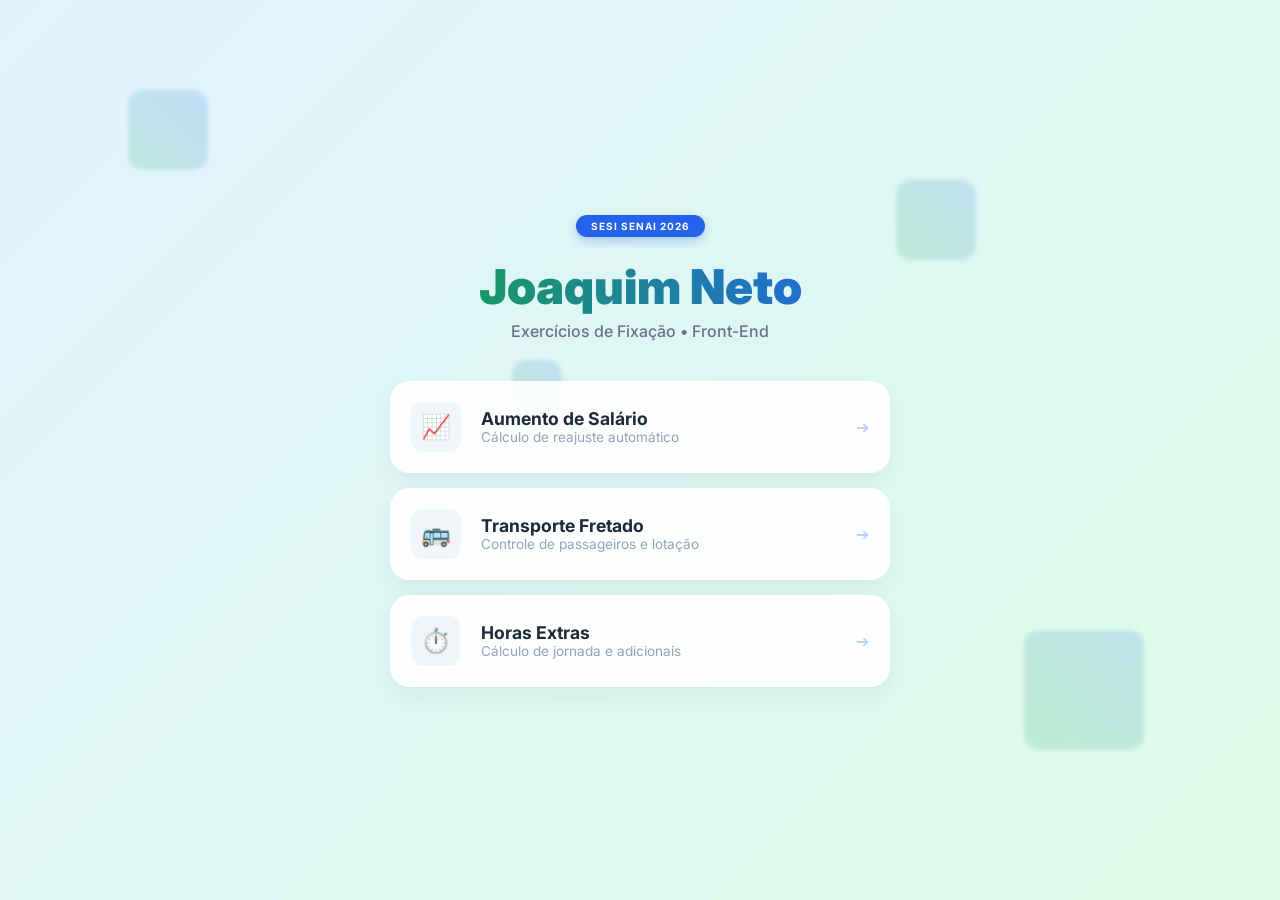
<file: index.html>
<!DOCTYPE html>
<html lang="pt-br">
<head>
    <meta charset="UTF-8">
    <meta name="viewport" content="width=device-width, initial-scale=1.0, user-scalable=no">
    <title>Joaquim Neto</title>

    <link rel="icon" type="image/svg+xml" href="data:image/svg+xml,%3Csvg xmlns='http://www.w3.org/2000/svg' viewBox='0 0 100 100'%3E%3Cdefs%3E%3ClinearGradient id='grad' x1='0%25' y1='0%25' x2='100%25' y2='100%25'%3E%3Cstop offset='0%25' stop-color='%2316a34a'/%3E%3Cstop offset='100%25' stop-color='%232563eb'/%3E%3C/linearGradient%3E%3C/defs%3E%3Crect width='100' height='100' rx='20' fill='url(%23grad)'/%3E%3Ctext x='50' y='72' font-size='52' text-anchor='middle' fill='white' font-family='Arial'%3EJN%3C/text%3E%3C/svg%3E">
    
    <link rel="preconnect" href="https://fonts.googleapis.com">
    <link rel="preconnect" href="https://fonts.gstatic.com" crossorigin>
    <link href="https://fonts.googleapis.com/css2?family=Inter:wght@400;700;900&display=swap" rel="stylesheet">

    <style>
        :root {
            --primary: #16a34a;
            --secondary: #2563eb;
            --bg: #f0f4f8;
            --text: #1e293b;
        }

        * { margin: 0; padding: 0; box-sizing: border-box; }

        body {
            font-family: 'Inter', sans-serif;
            background: var(--bg);
            color: var(--text);
            height: 100vh;
            display: flex;
            align-items: center;
            justify-content: center;
            overflow: hidden;
            position: relative;
        }

        /* ===== FUNDO COM PARTÍCULAS GEOMÉTRICAS ===== */
        .bg-animation {
            position: absolute;
            width: 100%;
            height: 100%;
            top: 0;
            left: 0;
            z-index: -1;
            background: linear-gradient(135deg, #e0f2fe 0%, #dcfce7 100%);
        }

        .cube {
            position: absolute;
            width: 80px;
            height: 80px;
            background: linear-gradient(45deg, var(--primary), var(--secondary));
            border-radius: 15px;
            opacity: 0.15;
            filter: blur(2px);
            animation: float-cube 15s infinite linear;
        }

        .cube:nth-child(1) { top: 10%; left: 10%; animation-duration: 18s; }
        .cube:nth-child(2) { top: 70%; left: 80%; width: 120px; height: 120px; animation-duration: 25s; }
        .cube:nth-child(3) { top: 40%; left: 40%; width: 50px; height: 50px; animation-duration: 12s; }
        .cube:nth-child(4) { top: 20%; left: 70%; animation-duration: 20s; }

        @keyframes float-cube {
            0% { transform: translateY(0) rotate(0deg); opacity: 0.1; }
            50% { transform: translateY(-50px) rotate(180deg); opacity: 0.2; }
            100% { transform: translateY(0) rotate(360deg); opacity: 0.1; }
        }

        /* ===== CONTAINER ===== */
        .container {
            width: 90%;
            max-width: 500px;
            text-align: center;
            z-index: 10;
        }

        .badge {
            background: var(--secondary);
            color: white;
            padding: 5px 15px;
            border-radius: 20px;
            font-size: 10px;
            font-weight: bold;
            letter-spacing: 1px;
            display: inline-block;
            margin-bottom: 20px;
            box-shadow: 0 4px 10px rgba(37, 99, 235, 0.3);
        }

        h1 {
            font-size: 3rem;
            font-weight: 900;
            margin-bottom: 5px;
            background: linear-gradient(90deg, var(--primary), var(--secondary));
            -webkit-background-clip: text;
            background-clip: text;
            color: transparent; /* CORRIGIDO: Agora o texto aparece com o gradiente */
            display: block;
            width: 100%;
        }

        .subtitle {
            color: #64748b;
            font-weight: 500;
            margin-bottom: 40px;
        }

        /* ===== CARDS ===== */
        .card-list {
            display: flex;
            flex-direction: column;
            gap: 15px;
        }

        .card {
            background: rgba(255, 255, 255, 0.9);
            padding: 20px;
            border-radius: 20px;
            text-decoration: none;
            display: flex;
            align-items: center;
            border: 1px solid rgba(255, 255, 255, 0.5);
            box-shadow: 0 10px 25px rgba(0, 0, 0, 0.05);
            transition: all 0.3s ease;
        }

        .card:hover {
            transform: scale(1.03) translateY(-5px);
            background: white;
            box-shadow: 0 20px 40px rgba(0, 0, 0, 0.1);
            border-color: var(--primary);
        }

        .card-icon {
            font-size: 24px;
            margin-right: 20px;
            background: #f1f5f9;
            width: 50px;
            height: 50px;
            display: flex;
            align-items: center;
            justify-content: center;
            border-radius: 12px;
        }

        .card-content { text-align: left; flex: 1; }
        .card-content h3 { color: var(--text); font-size: 1.1rem; }
        .card-content p { color: #94a3b8; font-size: 0.85rem; }

        .arrow { color: var(--secondary); opacity: 0.3; transition: 0.3s; }
        .card:hover .arrow { opacity: 1; transform: translateX(5px); }

    </style>
</head>
<body>

    <div class="bg-animation">
        <div class="cube"></div>
        <div class="cube"></div>
        <div class="cube"></div>
        <div class="cube"></div>
    </div>

    <div class="container">
        <div class="badge">SESI SENAI 2026</div>
        <h1>Joaquim Neto</h1>
        <p class="subtitle">Exercícios de Fixação • Front-End</p>

        <div class="card-list">
            <a href="Ex2/index.html" class="card">
                <div class="card-icon">📈</div>
                <div class="card-content">
                    <h3>Aumento de Salário</h3>
                    <p>Cálculo de reajuste automático</p>
                </div>
                <div class="arrow">➔</div>
            </a>

            <a href="Ex3/index.html" class="card">
                <div class="card-icon">🚌</div>
                <div class="card-content">
                    <h3>Transporte Fretado</h3>
                    <p>Controle de passageiros e lotação</p>
                </div>
                <div class="arrow">➔</div>
            </a>

            <a href="Ex1/index.html" class="card">
                <div class="card-icon">⏱️</div>
                <div class="card-content">
                    <h3>Horas Extras</h3>
                    <p>Cálculo de jornada e adicionais</p>
                </div>
                <div class="arrow">➔</div>
            </a>
        </div>
    </div>

</body>
</html>
</file>
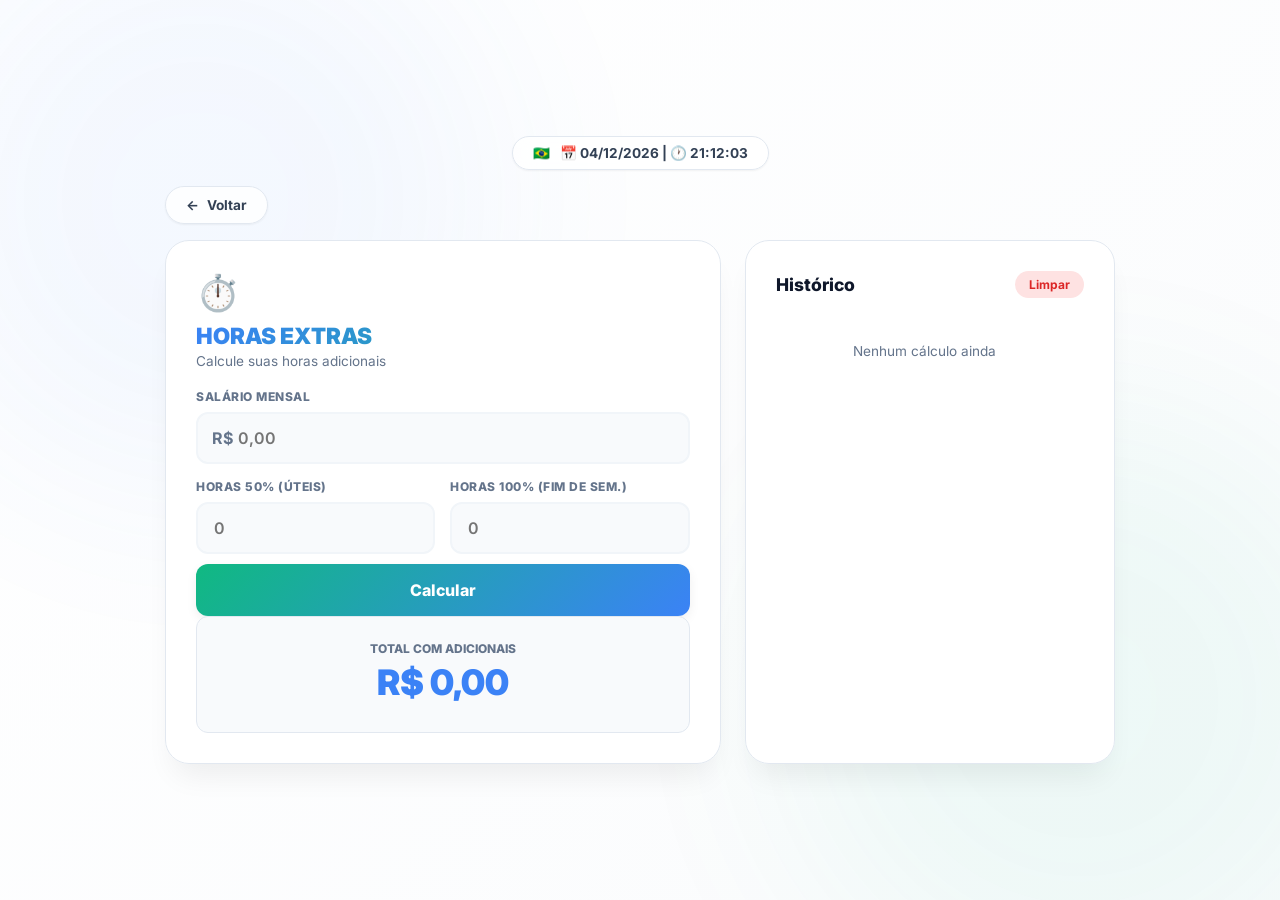
<file: Ex1/index.html>
<!DOCTYPE html>
<html lang="pt-br">
<head>
    <meta charset="UTF-8">
    <meta name="viewport" content="width=device-width, initial-scale=1.0, user-scalable=no">
    <title>Horas Extras</title>
    <link rel="stylesheet" href="style.css">
    <link href="https://fonts.googleapis.com/css2?family=Inter:wght@400;600;700;800&display=swap" rel="stylesheet">

    <link rel="icon" type="image/svg+xml" href="data:image/svg+xml,%3Csvg xmlns='http://www.w3.org/2000/svg' viewBox='0 0 100 100'%3E%3Cdefs%3E%3ClinearGradient id='grad' x1='0%25' y1='0%25' x2='100%25' y2='100%25'%3E%3Cstop offset='0%25' stop-color='%2316a34a'/%3E%3Cstop offset='100%25' stop-color='%232563eb'/%3E%3C/linearGradient%3E%3C/defs%3E%3Crect width='100' height='100' rx='20' fill='url(%23grad)'/%3E%3Ctext x='50' y='72' font-size='52' text-anchor='middle' fill='white' font-family='Arial'%3E⏱️%3C/text%3E%3C/svg%3E">

</head>
<body>
    <div class="app-wrapper">
        <div class="header-clock">
            <div class="clock-container">
                <span class="clock-icon">🇧🇷</span>
                <span id="dataHora">Carregando...</span>
            </div>
        </div>

        <div class="back-button-container">
            <a href="../index.html" class="back-button">
                <span class="back-icon">←</span>
                Voltar
            </a>
        </div>

        <div class="container">
            <div class="calculator-card">
                <div class="card-header">
                    <div class="icon-header">⏱️</div>
                    <h1>HORAS EXTRAS</h1>
                    <p>Calcule suas horas adicionais</p>
                </div>

                <form id="calcForm" onsubmit="processarCalculo(event)">
                    <div class="form-group">
                        <label>Salário mensal</label>
                        <div class="input-wrapper">
                            <span class="input-prefix">R$</span>
                            <input type="number" id="salario" step="0.01" placeholder="0,00" required>
                        </div>
                    </div>

                    <div class="form-row">
                        <div class="form-group">
                            <label>Horas 50% (úteis)</label>
                            <input type="number" id="horaExtraDia" placeholder="0">
                        </div>
                        <div class="form-group">
                            <label>Horas 100% (fim de sem.)</label>
                            <input type="number" id="horaExtraFimSemana" placeholder="0">
                        </div>
                    </div>

                    <button type="submit" id="btnCalcular">Calcular</button>
                </form>

                <div class="result-section">
                    <p class="result-label">TOTAL COM ADICIONAIS</p>
                    <div id="resultado">R$ 0,00</div>
                    <div id="resultDetail"></div>
                </div>
            </div>

            <div class="history-card">
                <div class="history-header">
                    <h2>Histórico</h2>
                    <button id="clearHistoryBtn" onclick="limparHistorico()">Limpar</button>
                </div>
                <div id="historyList">
                    <p class="empty-msg">Nenhum cálculo ainda</p>
                </div>
            </div>
        </div>
    </div>

    <script src="codigo.js"></script>
</body>
</html>
</file>
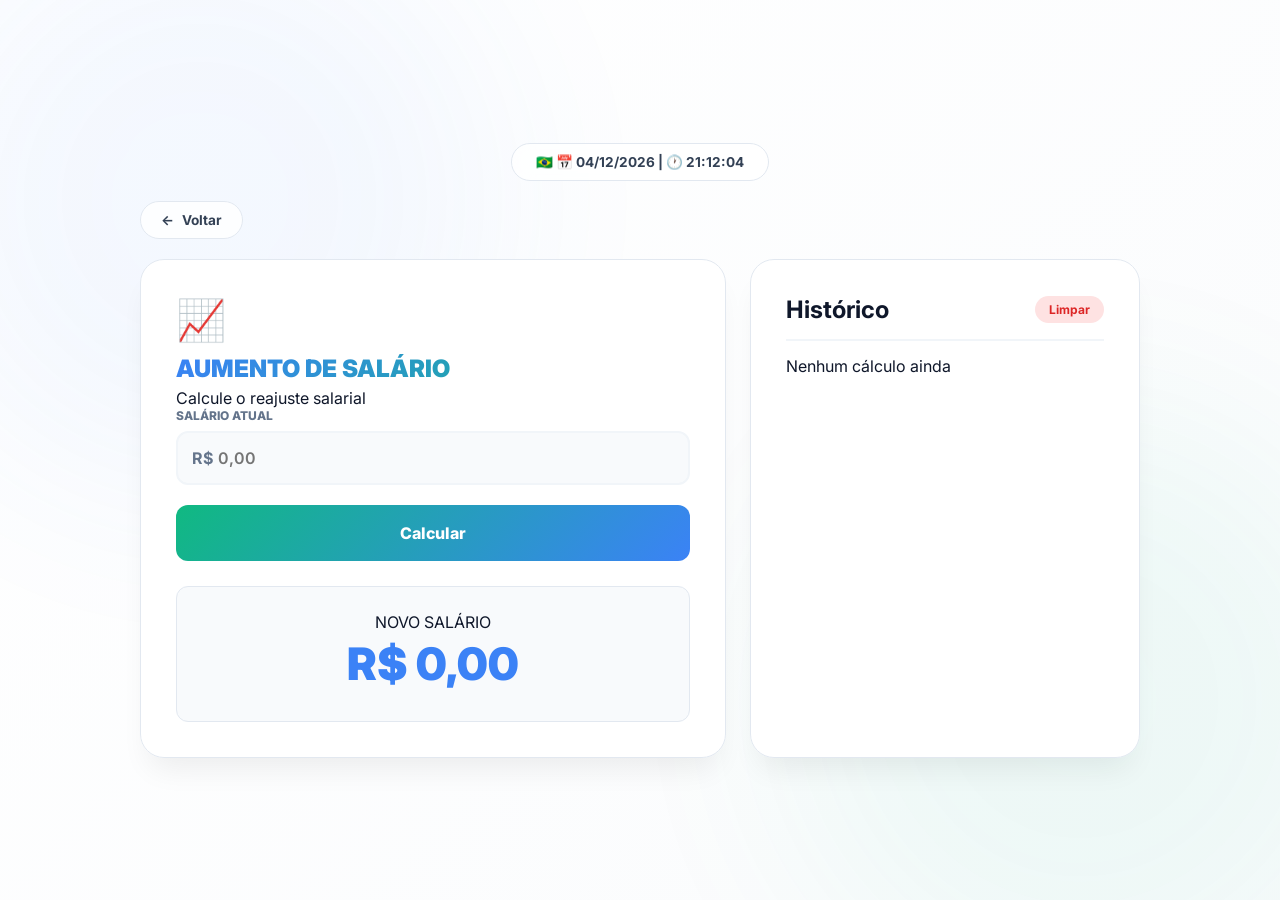
<file: Ex2/index.html>
<!DOCTYPE html>
<html lang="pt-br">
<head>
    <meta charset="UTF-8">
    <meta name="viewport" content="width=device-width, initial-scale=1.0, user-scalable=no">
    <title>Aumento de Salário</title>
    <link rel="stylesheet" href="style.css">
    <link href="https://fonts.googleapis.com/css2?family=Inter:wght@400;600;700;800&display=swap" rel="stylesheet">

    <link rel="icon" type="image/svg+xml" href="data:image/svg+xml,%3Csvg xmlns='http://www.w3.org/2000/svg' viewBox='0 0 100 100'%3E%3Cdefs%3E%3ClinearGradient id='grad' x1='0%25' y1='0%25' x2='100%25' y2='100%25'%3E%3Cstop offset='0%25' stop-color='%2316a34a'/%3E%3Cstop offset='100%25' stop-color='%232563eb'/%3E%3C/linearGradient%3E%3C/defs%3E%3Crect width='100' height='100' rx='20' fill='url(%23grad)'/%3E%3Ctext x='50' y='72' font-size='52' text-anchor='middle' fill='white' font-family='Arial'%3E📈%3C/text%3E%3C/svg%3E">

</head>
<body>
    <div class="app-wrapper">
        <div class="header-clock">
            <div class="clock-container">
                <span class="clock-icon">🇧🇷</span>
                <span id="dataHora">Carregando...</span>
            </div>
        </div>

        <div class="back-button-container">
            <a href="../index.html" class="back-button">
                <span class="back-icon">←</span>
                Voltar
            </a>
        </div>

        <div class="container">
            <div class="calculator-card">
                <div class="card-header">
                    <div class="icon-header">📈</div>
                    <h1>AUMENTO DE SALÁRIO</h1>
                    <p>Calcule o reajuste salarial</p>
                </div>

                <form onsubmit="calcular(event)">
                    <div class="form-group">
                        <label>Salário atual</label>
                        <div class="input-wrapper">
                            <span class="input-prefix">R$</span>
                            <input type="number" id="salario" step="0.01" placeholder="0,00" required>
                        </div>
                    </div>

                    <button type="submit" id="btnCalcular">Calcular</button>
                </form>

                <div class="result-section">
                    <p class="result-label">NOVO SALÁRIO</p>
                    <div id="resultado">R$ 0,00</div>
                    <div id="detalheAumento"></div>
                </div>
            </div>

            <div class="history-card">
                <div class="history-header">
                    <h2>Histórico</h2>
                    <button id="btnLimpar" onclick="limparHistorico()">Limpar</button>
                </div>
                <div id="historyList">
                    <p class="empty-msg">Nenhum cálculo ainda</p>
                </div>
            </div>
        </div>
    </div>

    <script src="codigo.js"></script>
</body>
</html>
</file>
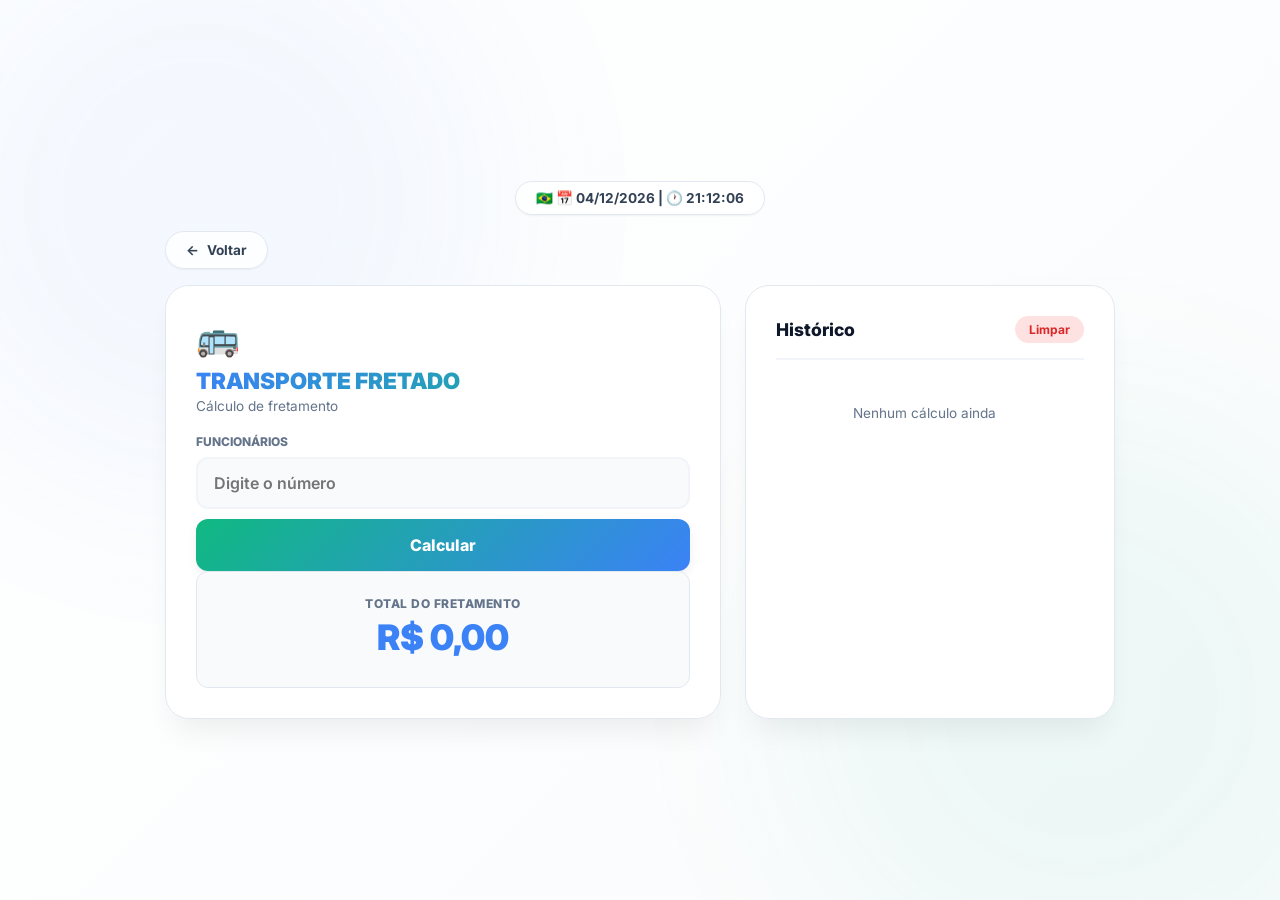
<file: Ex3/index.html>
<!DOCTYPE html>
<html lang="pt-BR">
<head>
    <meta charset="UTF-8">
    <meta name="viewport" content="width=device-width, initial-scale=1.0, user-scalable=no">
    <title>Transporte Fretado</title>
    <link rel="stylesheet" href="style.css">
    <link href="https://fonts.googleapis.com/css2?family=Inter:wght@400;600;800&display=swap" rel="stylesheet">

    <link rel="icon" type="image/svg+xml" href="data:image/svg+xml,%3Csvg xmlns='http://www.w3.org/2000/svg' viewBox='0 0 100 100'%3E%3Cdefs%3E%3ClinearGradient id='grad' x1='0%25' y1='0%25' x2='100%25' y2='100%25'%3E%3Cstop offset='0%25' stop-color='%2316a34a'/%3E%3Cstop offset='100%25' stop-color='%232563eb'/%3E%3C/linearGradient%3E%3C/defs%3E%3Crect width='100' height='100' rx='20' fill='url(%23grad)'/%3E%3Ctext x='50' y='72' font-size='52' text-anchor='middle' fill='white' font-family='Arial'%3E🚌%3C/text%3E%3C/svg%3E">

</head>
<body>
    <div class="app-wrapper">
        <div class="header-clock">
            <div class="clock-container">
                <span class="clock-icon">🇧🇷</span>
                <span id="dataHora">Carregando...</span>
            </div>
        </div>

        <div class="back-button-container">
            <a href="../index.html" class="back-button">
                <span class="back-icon">←</span>
                Voltar
            </a>
        </div>

        <div class="container">
            <div class="calculator-card">
                <div class="card-header">
                    <div class="icon-header">🚌</div>
                    <h1>TRANSPORTE FRETADO</h1>
                    <p>Cálculo de fretamento</p>
                </div>

                <div class="form-group">
                    <label>Funcionários</label>
                    <input type="number" id="funcionarios" placeholder="Digite o número">
                </div>

                <button id="btnCalcular">Calcular</button>

                <div class="result-section">
                    <p class="result-label">TOTAL DO FRETAMENTO</p>
                    <div id="resultado">R$ 0,00</div>
                    <div id="resultDetail"></div>
                </div>
            </div>

            <div class="history-card">
                <div class="history-header">
                    <h2>Histórico</h2>
                    <button id="clearHistoryBtn">Limpar</button>
                </div>
                <div id="historyList">
                    <p class="empty-msg">Nenhum cálculo ainda</p>
                </div>
            </div>
        </div>
    </div>

    <script src="codigo.js"></script>
</body>
</html>
</file>
<file: Ex1/style.css>
/* ===== IMPORTAÇÃO DE FONTE ===== */
@import url('https://fonts.googleapis.com/css2?family=Inter:wght@400;500;600;700;800;900&display=swap');

/* ===== CONFIGURAÇÕES E CORES (SISTEMA PREMIUM) ===== */
:root {
    /* Cores Principais */
    --brand-green: #10b981;
    --brand-blue: #3b82f6;
    
    /* Cores de Fundo - Branco Vivo */
    --bg-app: #ffffff;
    --bg-surface: rgba(255, 255, 255, 0.98);
    --bg-surface-glass: rgba(255, 255, 255, 0.8);
    
    /* Cores de Texto */
    --text-high: #0f172a;
    --text-mid: #334155;
    --text-low: #64748b;
    
    /* Bordas e Sombras */
    --border-ui: #e2e8f0;
    --border-light: #f1f5f9;
    --shadow-sm: 0 1px 2px 0 rgb(0 0 0 / 0.05);
    --shadow-md: 0 4px 12px -1px rgb(0 0 0 / 0.08);
    --shadow-lg: 0 10px 25px -5px rgb(0 0 0 / 0.1);
    --shadow-premium: 0 20px 30px -10px rgba(0, 0, 0, 0.07);
    --shadow-glow: 0 0 20px rgba(59, 130, 246, 0.3);
    
    /* Transições e Bordas */
    --transition: 0.25s cubic-bezier(0.4, 0, 0.2, 1);
    --radius-md: 12px;
    --radius-xl: 24px;
    --radius-full: 9999px;
}

/* ===== RESET E BASE ANIMADA ===== */
* {
    margin: 0;
    padding: 0;
    box-sizing: border-box;
    font-family: 'Inter', sans-serif;
}

body {
    background: linear-gradient(-45deg, #ffffff, #f1f5f9, #f8fafc, #ffffff);
    background-size: 400% 400%;
    animation: whiteGradient 12s ease infinite;
    background-attachment: fixed;
    display: flex;
    justify-content: center;
    align-items: center;
    min-height: 100vh;
    padding: 24px;
    position: relative;
    overflow: hidden;
    color: var(--text-high);
}

@keyframes whiteGradient {
    0% { background-position: 0% 50%; }
    50% { background-position: 100% 50%; }
    100% { background-position: 0% 50%; }
}

/* Esferas de luz sutis no fundo */
body::before, body::after {
    content: "";
    position: fixed;
    width: 600px;
    height: 600px;
    border-radius: 50%;
    opacity: 0.05;
    z-index: -1;
    filter: blur(100px);
    animation: float 20s infinite ease-in-out;
}
body::before { top: -100px; left: -100px; background: var(--brand-blue); }
body::after { bottom: -100px; right: -100px; background: var(--brand-green); animation-delay: -5s; }

@keyframes float {
    0%, 100% { transform: translate(0, 0); }
    50% { transform: translate(40px, 40px); }
}

/* ===== ESTRUTURA PRINCIPAL ===== */
.app-wrapper {
    width: 100%;
    max-width: 950px;
    height: 100%;
    max-height: 720px;
    display: flex;
    flex-direction: column;
    z-index: 10;
}

.header-clock {
    text-align: center;
    margin-bottom: 16px;
    flex-shrink: 0;
}

.clock-container {
    display: inline-flex;
    align-items: center;
    gap: 10px;
    background: var(--bg-surface-glass);
    backdrop-filter: blur(10px);
    padding: 8px 20px;
    border-radius: var(--radius-full);
    font-size: 0.85rem;
    font-weight: 700;
    border: 1px solid var(--border-ui);
    box-shadow: var(--shadow-sm);
    color: var(--text-mid);
}

.back-button-container {
    margin-bottom: 16px;
    flex-shrink: 0;
}

.back-button {
    display: inline-flex;
    align-items: center;
    gap: 8px;
    background: var(--bg-surface-glass);
    border: 1px solid var(--border-ui);
    padding: 10px 20px;
    border-radius: var(--radius-full);
    text-decoration: none;
    font-size: 0.85rem;
    font-weight: 700;
    color: var(--text-mid);
    transition: var(--transition);
    box-shadow: var(--shadow-sm);
}

.back-button:hover {
    background: #fff;
    border-color: var(--brand-blue);
    color: var(--brand-blue);
    transform: translateX(-5px);
}

/* ===== GRID E CARDS ===== */
.container {
    display: grid;
    grid-template-columns: 1.2fr 0.8fr;
    gap: 24px;
    flex: 1;
    min-height: 0;
}

.calculator-card, .history-card {
    background: var(--bg-surface);
    border-radius: var(--radius-xl);
    border: 1px solid var(--border-ui);
    padding: 30px;
    display: flex;
    flex-direction: column;
    box-shadow: var(--shadow-premium);
    transition: var(--transition);
    overflow: hidden;
}

.calculator-card:hover, .history-card:hover {
    transform: translateY(-4px);
    box-shadow: var(--shadow-lg);
}

h1 {
    font-size: 1.4rem;
    font-weight: 900;
    background: linear-gradient(135deg, var(--brand-blue), var(--brand-green));
    -webkit-background-clip: text;
    background-clip: text;
    color: transparent;
    margin-bottom: 4px;
}

.icon-header {
    display: block;
    font-size: 2.2rem;
    margin-bottom: 8px;
}

.card-header p {
    color: var(--text-low);
    font-size: 0.85rem;
    margin-bottom: 20px;
}

/* Formulário e Grid Interno */
.form-group label {
    display: block;
    font-size: 0.75rem;
    font-weight: 800;
    text-transform: uppercase;
    color: var(--text-low);
    margin-bottom: 8px;
    letter-spacing: 0.5px;
}

.form-row {
    display: grid;
    grid-template-columns: 1fr 1fr;
    gap: 15px;
    margin-top: 15px;
}

.input-wrapper { position: relative; }

.input-prefix {
    position: absolute;
    left: 16px;
    top: 50%;
    transform: translateY(-50%);
    font-weight: 700;
    color: var(--text-low);
    z-index: 1;
}

input {
    width: 100%;
    padding: 14px 16px;
    border: 2px solid var(--border-light);
    border-radius: var(--radius-md);
    background: #f8fafc;
    font-size: 1rem;
    font-weight: 600;
    color: var(--text-high);
    transition: var(--transition);
}

#salario { padding-left: 40px; }

input:focus {
    outline: none;
    border-color: var(--brand-blue);
    background: white;
    box-shadow: 0 0 0 4px rgba(59, 130, 246, 0.1);
}

/* Botão Principal */
#btnCalcular {
    width: 100%;
    background: linear-gradient(135deg, var(--brand-green), var(--brand-blue));
    color: white;
    border: none;
    padding: 16px;
    border-radius: var(--radius-md);
    font-weight: 800;
    font-size: 1rem;
    cursor: pointer;
    box-shadow: var(--shadow-md);
    transition: var(--transition);
    margin-top: 10px;
}

#btnCalcular:hover {
    transform: translateY(-2px);
    box-shadow: var(--shadow-glow);
}

/* Seção de Resultado */
.result-section {
    padding: 24px;
    background: #f8fafc;
    border-radius: var(--radius-md);
    text-align: center;
    margin-top: auto;
    border: 1px solid var(--border-ui);
}

.result-label {
    font-size: 0.75rem;
    font-weight: 800;
    color: var(--text-low);
    text-transform: uppercase;
}

#resultado {
    font-size: 2.2rem;
    font-weight: 900;
    color: var(--brand-blue);
    margin: 5px 0;
}

#resultDetail {
    font-size: 0.85rem;
    color: var(--brand-green);
    font-weight: 700;
}

/* Histórico e Scrollbar Customizada */
.history-header {
    display: flex;
    justify-content: space-between;
    align-items: center;
    margin-bottom: 15px;
}

.history-header h2 {
    font-size: 1.1rem;
    font-weight: 800;
    color: var(--text-high);
}

#clearHistoryBtn {
    background: #fee2e2;
    color: #dc2626;
    border: none;
    padding: 6px 14px;
    border-radius: var(--radius-full);
    font-size: 0.75rem;
    font-weight: 700;
    cursor: pointer;
    transition: var(--transition);
}

#clearHistoryBtn:hover {
    background: #fecaca;
    transform: scale(1.05);
}

#historyList {
    flex: 1;
    overflow-y: auto;
    padding-right: 10px;
}

#historyList::-webkit-scrollbar { width: 5px; }
#historyList::-webkit-scrollbar-track { background: transparent; }
#historyList::-webkit-scrollbar-thumb { 
    background: var(--border-ui); 
    border-radius: 10px; 
}

.history-item {
    padding: 12px 0;
    border-bottom: 1px solid var(--border-light);
    animation: fadeIn 0.3s ease-out;
}

.empty-msg {
    text-align: center;
    color: var(--text-low);
    font-size: 0.85rem;
    padding: 30px 0;
}

@keyframes fadeIn {
    from { opacity: 0; transform: translateY(5px); }
    to { opacity: 1; transform: translateY(0); }
}

/* Responsividade */
@media (max-width: 800px) {
    .container { grid-template-columns: 1fr; }
    body { height: auto; overflow-y: auto; padding: 15px; }
    .app-wrapper { max-height: none; height: auto; }
    .form-row { grid-template-columns: 1fr; }
}
</file>
<file: Ex2/style.css>
/* ===== IMPORTAÇÃO DE FONTE ===== */
@import url('https://fonts.googleapis.com/css2?family=Inter:wght@400;500;600;700;800;900&display=swap');

/* ===== CONFIGURAÇÕES E CORES (SISTEMA PREMIUM) ===== */
:root {
    /* Cores Principais */
    --brand-green: #10b981;
    --brand-green-dark: #059669;
    --brand-blue: #3b82f6;
    --brand-blue-dark: #2563eb;
    --brand-accent: #06b6d4;
    
    /* Cores de Fundo */
    --bg-app: #ffffff;
    --bg-surface: rgba(255, 255, 255, 0.98);
    --bg-surface-glass: rgba(255, 255, 255, 0.8);
    
    /* Cores de Texto */
    --text-high: #0f172a;
    --text-mid: #334155;
    --text-low: #64748b;
    
    /* Bordas e Sombras */
    --border-ui: #e2e8f0;
    --border-light: #f1f5f9;
    --shadow-sm: 0 1px 2px 0 rgb(0 0 0 / 0.05);
    --shadow-md: 0 4px 12px -1px rgb(0 0 0 / 0.08);
    --shadow-lg: 0 10px 25px -5px rgb(0 0 0 / 0.1);
    --shadow-premium: 0 20px 30px -10px rgba(0, 0, 0, 0.07);
    --shadow-glow: 0 0 20px rgba(59, 130, 246, 0.3);
    
    /* Transições e Bordas */
    --transition: 0.25s cubic-bezier(0.4, 0, 0.2, 1);
    --radius-md: 12px;
    --radius-xl: 24px;
    --radius-full: 9999px;
}

/* ===== RESET E BASE ===== */
* {
    margin: 0;
    padding: 0;
    box-sizing: border-box;
    font-family: 'Inter', sans-serif;
}

body {
    background: linear-gradient(-45deg, #ffffff, #f1f5f9, #f8fafc, #ffffff);
    background-size: 400% 400%;
    animation: whiteGradient 12s ease infinite;
    background-attachment: fixed;
    display: flex;
    justify-content: center;
    align-items: center;
    min-height: 100vh;
    padding: 24px;
    position: relative;
    overflow-x: hidden;
    color: var(--text-high);
}

@keyframes whiteGradient {
    0% { background-position: 0% 50%; }
    50% { background-position: 100% 50%; }
    100% { background-position: 0% 50%; }
}

/* Esferas de luz de fundo */
body::before, body::after {
    content: "";
    position: fixed;
    width: 600px;
    height: 600px;
    border-radius: 50%;
    opacity: 0.05;
    z-index: -1;
    filter: blur(100px);
    animation: float 20s infinite ease-in-out;
}
body::before { top: -100px; left: -100px; background: var(--brand-blue); }
body::after { bottom: -100px; right: -100px; background: var(--brand-green); animation-delay: -5s; }

@keyframes float {
    0%, 100% { transform: translate(0, 0); }
    50% { transform: translate(40px, 40px); }
}

/* ===== ESTRUTURA PRINCIPAL ===== */
.app-wrapper {
    width: 100%;
    max-width: 1000px;
    z-index: 10;
}

.header-clock {
    display: flex;
    justify-content: center;
    margin-bottom: 20px;
}

.clock-container {
    background: var(--bg-surface-glass);
    backdrop-filter: blur(10px);
    padding: 10px 24px;
    border-radius: var(--radius-full);
    border: 1px solid var(--border-ui);
    font-size: 0.85rem;
    font-weight: 700;
    color: var(--text-mid);
}

.back-button-container { margin-bottom: 20px; }

.back-button {
    display: inline-flex;
    align-items: center;
    gap: 8px;
    text-decoration: none;
    color: var(--text-mid);
    font-weight: 700;
    font-size: 0.85rem;
    padding: 10px 20px;
    background: var(--bg-surface-glass);
    border-radius: var(--radius-full);
    border: 1px solid var(--border-ui);
    transition: var(--transition);
}

.back-button:hover {
    transform: translateX(-5px);
    color: var(--brand-blue);
    border-color: var(--brand-blue);
}

/* ===== CONTAINER DE CARDS ===== */
.container {
    display: grid;
    grid-template-columns: 1.2fr 0.8fr;
    gap: 24px;
}

.calculator-card, .history-card {
    background: var(--bg-surface);
    border-radius: var(--radius-xl);
    padding: 35px;
    border: 1px solid var(--border-ui);
    box-shadow: var(--shadow-premium);
    transition: var(--transition);
}

.calculator-card:hover, .history-card:hover {
    transform: translateY(-5px);
    box-shadow: var(--shadow-lg);
}

/* Títulos */
h1 {
    font-size: 1.5rem;
    font-weight: 900;
    background: linear-gradient(135deg, var(--brand-blue), var(--brand-green));
    -webkit-background-clip: text;
    background-clip: text;
    color: transparent;
    margin-bottom: 5px;
}

.icon-header { font-size: 2.5rem; margin-bottom: 10px; }

/* Formulário e Inputs */
.form-group label {
    font-size: 0.75rem;
    font-weight: 800;
    color: var(--text-low);
    margin-bottom: 8px;
    display: block;
    text-transform: uppercase;
}

.input-wrapper { position: relative; margin-bottom: 20px; }

.input-prefix {
    position: absolute;
    left: 16px;
    top: 50%;
    transform: translateY(-50%);
    font-weight: 700;
    color: var(--text-low);
}

input {
    width: 100%;
    padding: 15px 15px 15px 40px;
    border: 2px solid var(--border-light);
    border-radius: var(--radius-md);
    font-size: 1rem;
    font-weight: 600;
    background: #f8fafc;
    transition: var(--transition);
}

input:focus {
    outline: none;
    border-color: var(--brand-blue);
    background: #fff;
    box-shadow: 0 0 0 4px rgba(59, 130, 246, 0.1);
}

#btnCalcular {
    width: 100%;
    padding: 18px;
    border: none;
    border-radius: var(--radius-md);
    background: linear-gradient(135deg, var(--brand-green), var(--brand-blue));
    color: white;
    font-weight: 800;
    font-size: 1rem;
    cursor: pointer;
    transition: var(--transition);
}

#btnCalcular:hover { transform: translateY(-2px); box-shadow: var(--shadow-glow); }

/* Seção de Resultado */
.result-section {
    margin-top: 25px;
    padding: 25px;
    background: #f8fafc;
    border-radius: var(--radius-md);
    text-align: center;
    border: 1px solid var(--border-ui);
}

#resultado {
    font-size: 2.8rem;
    font-weight: 900;
    color: var(--brand-blue);
    margin: 5px 0;
}

/* ===== AJUSTE REFINADO DO HISTÓRICO (CORREÇÃO DE SOBREPOSIÇÃO) ===== */
.history-header {
    display: flex;
    justify-content: space-between;
    align-items: center;
    padding-bottom: 15px;
    margin-bottom: 15px;
    border-bottom: 2px solid var(--border-light);
}

#btnLimpar {
    background: #fee2e2;
    color: #dc2626;
    border: none;
    padding: 6px 14px;
    border-radius: var(--radius-full);
    font-weight: 700;
    font-size: 0.75rem;
    cursor: pointer;
}

#historyList {
    max-height: 400px;
    overflow-y: auto;
}

/* Layout Flexbox para evitar que os textos batam um no outro */
.history-item {
    padding: 16px 0;
    border-bottom: 1px solid var(--border-light);
    display: flex;
    justify-content: space-between; /* Lado esquerdo e direito separados */
    align-items: center;
    gap: 12px;
}

.history-left {
    display: flex;
    flex-direction: column;
}

.history-value {
    font-size: 1.1rem;
    font-weight: 800;
    color: var(--brand-blue);
}

.history-right {
    display: flex;
    flex-direction: column;
    align-items: flex-end; /* Alinha os detalhes à direita */
    text-align: right;
}

.history-info {
    font-size: 0.8rem;
    font-weight: 600;
    color: var(--text-mid);
    margin-bottom: 4px;
}

.history-time {
    font-size: 0.7rem;
    font-weight: 700;
    color: var(--text-low);
    background: var(--border-light);
    padding: 2px 8px;
    border-radius: var(--radius-full);
}

/* Responsividade */
@media (max-width: 850px) {
    .container { grid-template-columns: 1fr; }
    body { height: auto; padding: 20px; overflow-y: auto; }
}
</file>
<file: Ex3/style.css>
/* ===== IMPORTAÇÃO DE FONTE ===== */
@import url('https://fonts.googleapis.com/css2?family=Inter:wght@400;500;600;700;800;900&display=swap');

/* ===== CONFIGURAÇÕES E CORES (SISTEMA PREMIUM) ===== */
:root {
    /* Cores Principais */
    --brand-green: #10b981;
    --brand-blue: #3b82f6;
    
    /* Cores de Fundo - Branco Vivo */
    --bg-app: #ffffff;
    --bg-surface: rgba(255, 255, 255, 0.98);
    --bg-surface-glass: rgba(255, 255, 255, 0.8);
    
    /* Cores de Texto */
    --text-high: #0f172a;
    --text-mid: #334155;
    --text-low: #64748b;
    
    /* Bordas e Sombras */
    --border-ui: #e2e8f0;
    --border-light: #f1f5f9;
    --shadow-sm: 0 1px 2px 0 rgb(0 0 0 / 0.05);
    --shadow-md: 0 4px 12px -1px rgb(0 0 0 / 0.08);
    --shadow-lg: 0 10px 25px -5px rgb(0 0 0 / 0.1);
    --shadow-premium: 0 20px 30px -10px rgba(0, 0, 0, 0.07);
    --shadow-glow: 0 0 20px rgba(59, 130, 246, 0.3);
    
    /* Transições e Bordas */
    --transition: 0.25s cubic-bezier(0.4, 0, 0.2, 1);
    --radius-md: 12px;
    --radius-xl: 24px;
    --radius-full: 9999px;
}

/* ===== RESET E BASE ANIMADA ===== */
* {
    margin: 0;
    padding: 0;
    box-sizing: border-box;
    font-family: 'Inter', sans-serif;
}

body {
    background: linear-gradient(-45deg, #ffffff, #f1f5f9, #f8fafc, #ffffff);
    background-size: 400% 400%;
    animation: whiteGradient 12s ease infinite;
    background-attachment: fixed;
    display: flex;
    justify-content: center;
    align-items: center;
    min-height: 100vh;
    padding: 24px;
    position: relative;
    overflow: hidden;
    color: var(--text-high);
}

@keyframes whiteGradient {
    0% { background-position: 0% 50%; }
    50% { background-position: 100% 50%; }
    100% { background-position: 0% 50%; }
}

/* Esferas de luz sutis (Diferencial Premium) */
body::before, body::after {
    content: "";
    position: fixed;
    width: 600px;
    height: 600px;
    border-radius: 50%;
    opacity: 0.05;
    z-index: -1;
    filter: blur(100px);
    animation: float 20s infinite ease-in-out;
}
body::before { top: -100px; left: -100px; background: var(--brand-blue); }
body::after { bottom: -100px; right: -100px; background: var(--brand-green); animation-delay: -5s; }

@keyframes float {
    0%, 100% { transform: translate(0, 0); }
    50% { transform: translate(40px, 40px); }
}

/* ===== ESTRUTURA PRINCIPAL ===== */
.app-wrapper {
    width: 100%;
    max-width: 950px;
    height: 100%;
    max-height: 720px;
    display: flex;
    flex-direction: column;
    z-index: 10;
}

.header-clock {
    display: flex;
    justify-content: center;
    margin-bottom: 16px;
    flex-shrink: 0;
}

.clock-container {
    background: var(--bg-surface-glass);
    backdrop-filter: blur(10px);
    padding: 8px 20px;
    border-radius: var(--radius-full);
    border: 1px solid var(--border-ui);
    font-size: 0.85rem;
    font-weight: 700;
    box-shadow: var(--shadow-sm);
    color: var(--text-mid);
}

.back-button-container { 
    margin-bottom: 16px;
    flex-shrink: 0;
}

.back-button {
    display: inline-flex;
    align-items: center;
    gap: 8px;
    text-decoration: none;
    color: var(--text-mid);
    font-weight: 700;
    font-size: 0.85rem;
    padding: 10px 20px;
    background: var(--bg-surface-glass);
    border-radius: var(--radius-full);
    border: 1px solid var(--border-ui);
    transition: var(--transition);
    box-shadow: var(--shadow-sm);
}

.back-button:hover {
    transform: translateX(-5px);
    background: #fff;
    border-color: var(--brand-blue);
    color: var(--brand-blue);
}

/* ===== CONTAINER DE CARDS ===== */
.container {
    display: grid;
    grid-template-columns: 1.2fr 0.8fr;
    gap: 24px;
    flex: 1;
    min-height: 0;
}

.calculator-card, .history-card {
    background: var(--bg-surface);
    border-radius: var(--radius-xl);
    padding: 30px;
    border: 1px solid var(--border-ui);
    box-shadow: var(--shadow-premium);
    transition: var(--transition);
    display: flex;
    flex-direction: column;
    overflow: hidden;
}

.calculator-card:hover, .history-card:hover {
    transform: translateY(-4px);
    box-shadow: var(--shadow-lg);
}

/* Títulos e Ícones */
h1 {
    font-size: 1.4rem;
    font-weight: 900;
    background: linear-gradient(135deg, var(--brand-blue), var(--brand-green));
    -webkit-background-clip: text;
    background-clip: text;
    color: transparent;
    margin-bottom: 4px;
}

.icon-header {
    display: block;
    font-size: 2.2rem;
    margin-bottom: 8px;
}

.card-header p {
    color: var(--text-low);
    font-size: 0.85rem;
    margin-bottom: 20px;
}

/* Inputs e Formulário Row */
.form-group label {
    font-size: 0.75rem;
    font-weight: 800;
    color: var(--text-low);
    margin-bottom: 8px;
    display: block;
    text-transform: uppercase;
}

.form-row {
    display: grid;
    grid-template-columns: 1fr 1fr;
    gap: 15px;
    margin-top: 15px;
}

.input-wrapper { position: relative; }

.input-prefix {
    position: absolute;
    left: 16px;
    top: 50%;
    transform: translateY(-50%);
    font-weight: 700;
    color: var(--text-low);
    z-index: 1;
}

input {
    width: 100%;
    padding: 14px 16px;
    border: 2px solid var(--border-light);
    border-radius: var(--radius-md);
    font-size: 1rem;
    font-weight: 600;
    transition: var(--transition);
    background: #f8fafc;
    color: var(--text-high);
}

#salario { padding-left: 40px; }

input:focus {
    outline: none;
    border-color: var(--brand-blue);
    background: #fff;
    box-shadow: 0 0 0 4px rgba(59, 130, 246, 0.1);
}

/* Botão Calcular */
#btnCalcular {
    width: 100%;
    padding: 16px;
    border: none;
    border-radius: var(--radius-md);
    background: linear-gradient(135deg, var(--brand-green), var(--brand-blue));
    color: white;
    font-weight: 800;
    font-size: 1rem;
    cursor: pointer;
    box-shadow: var(--shadow-md);
    transition: var(--transition);
    margin-top: 10px;
}

#btnCalcular:hover {
    transform: translateY(-2px);
    box-shadow: var(--shadow-glow);
}

/* Resultado */
.result-section {
    margin-top: auto; 
    padding: 24px;
    background: #f8fafc;
    border-radius: var(--radius-md);
    text-align: center;
    border: 1px solid var(--border-ui);
}

.result-label {
    font-size: 0.75rem;
    font-weight: 800;
    color: var(--text-low);
    text-transform: uppercase;
    letter-spacing: 0.5px;
}

#resultado {
    font-size: 2.2rem;
    font-weight: 900;
    color: var(--brand-blue);
    margin: 5px 0;
}

#resultDetail {
    font-size: 0.85rem;
    color: var(--brand-green);
    font-weight: 700;
}

/* Histórico e Scrollbar Customizada */
.history-header {
    display: flex;
    justify-content: space-between;
    align-items: center;
    padding-bottom: 15px;
    margin-bottom: 15px;
    border-bottom: 2px solid var(--border-light);
}

.history-header h2 {
    font-size: 1.1rem;
    font-weight: 800;
    color: var(--text-high);
}

#clearHistoryBtn {
    background: #fee2e2;
    color: #dc2626;
    border: none;
    padding: 6px 14px;
    border-radius: var(--radius-full);
    font-weight: 700;
    font-size: 0.75rem;
    cursor: pointer;
    transition: var(--transition);
}

#clearHistoryBtn:hover {
    background: #fecaca;
    transform: scale(1.05);
}

#historyList {
    flex: 1;
    overflow-y: auto;
    padding-right: 10px;
}

/* Estilo da Scrollbar */
#historyList::-webkit-scrollbar { width: 5px; }
#historyList::-webkit-scrollbar-track { background: transparent; }
#historyList::-webkit-scrollbar-thumb { 
    background: var(--border-ui); 
    border-radius: 10px; 
}

.history-item {
    padding: 12px 0;
    border-bottom: 1px solid var(--border-light);
    animation: fadeIn 0.3s ease-out;
}

.empty-msg {
    text-align: center;
    color: var(--text-low);
    font-size: 0.85rem;
    padding: 30px 0;
}

@keyframes fadeIn {
    from { opacity: 0; transform: translateY(5px); }
    to { opacity: 1; transform: translateY(0); }
}

/* Responsividade */
@media (max-width: 800px) {
    .container { grid-template-columns: 1fr; }
    body { height: auto; overflow-y: auto; padding: 15px; }
    .app-wrapper { max-height: none; height: auto; }
    .form-row { grid-template-columns: 1fr; }
}
</file>
